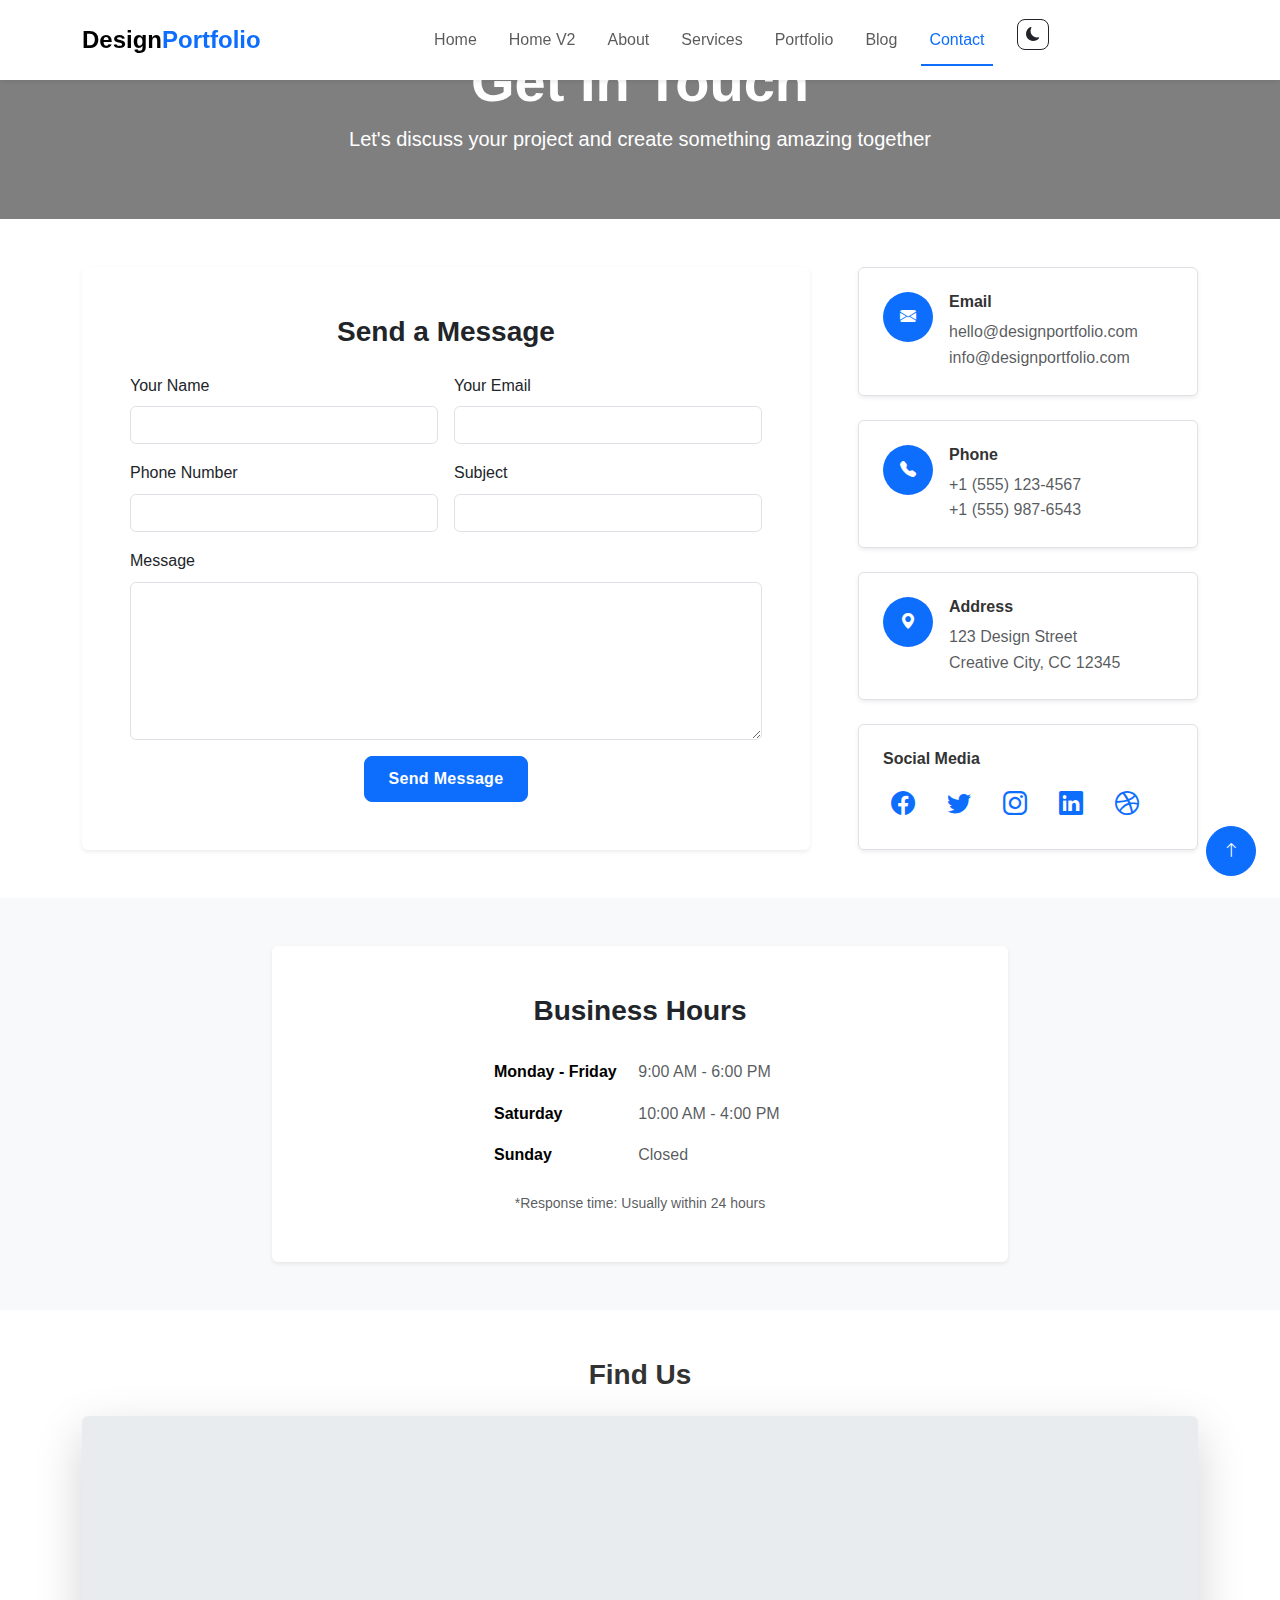
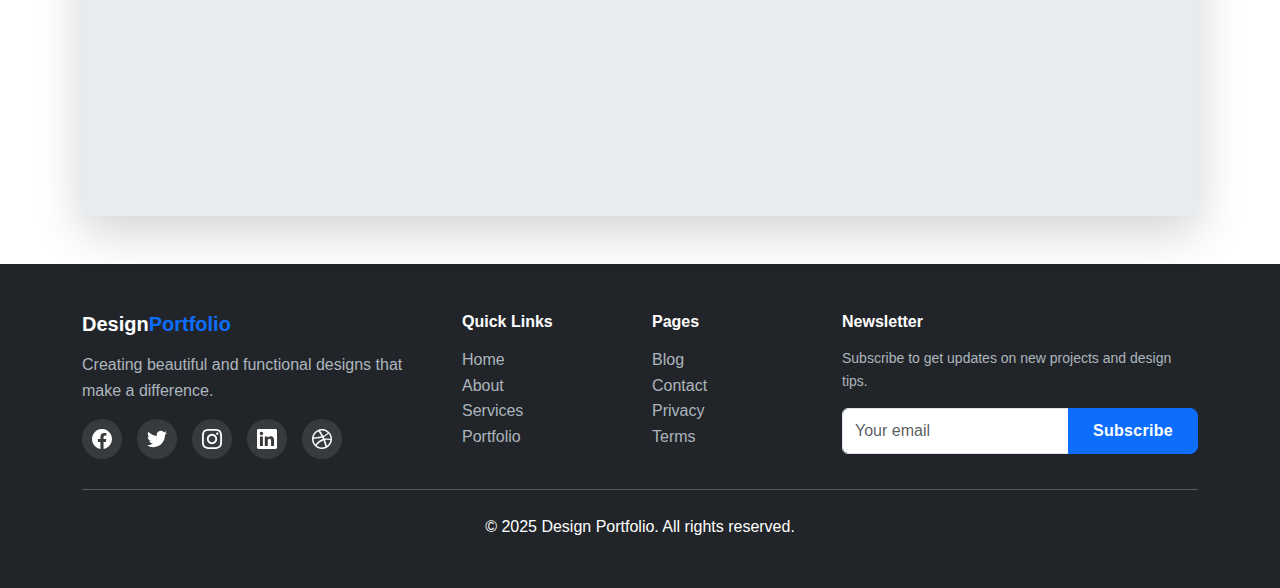
<file: contact.html>
<!DOCTYPE html>
<html lang="en">
<head>
    <meta charset="UTF-8">
    <meta name="viewport" content="width=device-width, initial-scale=1.0">
    <title>Contact - Designer Portfolio</title>
    <!-- Favicon -->
    <link rel="icon" type="image/svg+xml" href="favicon.svg">
    <link rel="apple-touch-icon" href="favicon.svg">
    <!-- Bootstrap 5 CSS -->
    <link href="https://cdn.jsdelivr.net/npm/bootstrap@5.3.0/dist/css/bootstrap.min.css" rel="stylesheet">
    <!-- Bootstrap Icons -->
    <link rel="stylesheet" href="https://cdn.jsdelivr.net/npm/bootstrap-icons@1.10.0/font/bootstrap-icons.css">
    <!-- Custom CSS -->
    <link rel="stylesheet" href="css/style.css">
</head>
<body>
    <!-- Preloader -->
    <div id="preloader">
        <div class="spinner-border text-primary" role="status">
            <span class="visually-hidden">Loading...</span>
        </div>
    </div>

    <!-- Navbar -->
    <nav class="navbar navbar-expand-lg navbar-light bg-white fixed-top shadow-sm">
        <div class="container">
            <a class="navbar-brand fw-bold" href="index.html">Design<span class="text-primary">Portfolio</span></a>
            <button class="navbar-toggler" type="button" data-bs-toggle="collapse" data-bs-target="#navbarNav">
                <span class="navbar-toggler-icon"></span>
            </button>
            <div class="collapse navbar-collapse justify-content-center" id="navbarNav">
                <ul class="navbar-nav gap-3">
                    <li class="nav-item">
                        <a class="nav-link" href="index.html">Home</a>
                    </li>
                    <li class="nav-item">
                        <a class="nav-link" href="index-v2.html">Home V2</a>
                    </li>
                    <li class="nav-item">
                        <a class="nav-link" href="about.html">About</a>
                    </li>
                    <li class="nav-item">
                        <a class="nav-link" href="services.html">Services</a>
                    </li>
                    <li class="nav-item">
                        <a class="nav-link" href="portfolio.html">Portfolio</a>
                    </li>
                    <li class="nav-item">
                        <a class="nav-link" href="blog.html">Blog</a>
                    </li>
                    <li class="nav-item">
                        <a class="nav-link active" href="contact.html">Contact</a>
                    </li>
                    <li class="nav-item">
                        <button class="btn btn-sm btn-outline-dark ms-2" id="themeToggle">
                            <i class="bi bi-moon-fill"></i>
                        </button>
                    </li>
                </ul>
            </div>
        </div>
    </nav>

    <!-- Page Header -->
    <section class="page-header py-5" style="background: linear-gradient(rgba(0,0,0,0.5), rgba(0,0,0,0.5)), url('https://images.unsplash.com/photo-1423666639041-f56000c27a9a?w=1920&h=600&fit=crop') center/cover no-repeat; position: relative;">
        <div class="container">
            <div class="row">
                <div class="col-lg-8 mx-auto text-center text-white">
                    <h1 class="display-4 fw-bold">Get In Touch</h1>
                    <p class="lead">Let's discuss your project and create something amazing together</p>
                </div>
            </div>
        </div>
    </section>

    <!-- Contact Section -->
    <section class="py-5">
        <div class="container">
            <div class="row g-5">
                <!-- Contact Form -->
                <div class="col-lg-8">
                    <div class="card border-0 shadow-sm">
                        <div class="card-body p-4 p-md-5">
                            <h3 class="fw-bold mb-4 text-center">Send a Message</h3>
                            <form id="contactForm">
                                <div class="row g-3">
                                    <div class="col-md-6">
                                        <label for="name" class="form-label">Your Name</label>
                                        <input type="text" class="form-control" id="name" required>
                                    </div>
                                    <div class="col-md-6">
                                        <label for="email" class="form-label">Your Email</label>
                                        <input type="email" class="form-control" id="email" required>
                                    </div>
                                    <div class="col-md-6">
                                        <label for="phone" class="form-label">Phone Number</label>
                                        <input type="tel" class="form-control" id="phone">
                                    </div>
                                    <div class="col-md-6">
                                        <label for="subject" class="form-label">Subject</label>
                                        <input type="text" class="form-control" id="subject" required>
                                    </div>
                                    <div class="col-12">
                                        <label for="message" class="form-label">Message</label>
                                        <textarea class="form-control" id="message" rows="6" required></textarea>
                                    </div>
                                    <div class="col-12 text-center">
                                        <button type="submit" class="btn btn-primary btn-lg">Send Message</button>
                                    </div>
                                </div>
                            </form>
                        </div>
                    </div>
                </div>

                <!-- Contact Info -->
                <div class="col-lg-4">
                    <div class="contact-info">
                        <div class="contact-item mb-4 p-4 border rounded shadow-sm">
                            <div class="d-flex align-items-start">
                                <div class="contact-icon bg-primary text-white rounded-circle d-flex align-items-center justify-content-center me-3" style="width: 50px; height: 50px; min-width: 50px;">
                                    <i class="bi bi-envelope-fill"></i>
                                </div>
                                <div>
                                    <h6 class="fw-bold mb-2">Email</h6>
                                    <p class="text-muted mb-0">hello@designportfolio.com</p>
                                    <p class="text-muted mb-0">info@designportfolio.com</p>
                                </div>
                            </div>
                        </div>

                        <div class="contact-item mb-4 p-4 border rounded shadow-sm">
                            <div class="d-flex align-items-start">
                                <div class="contact-icon bg-primary text-white rounded-circle d-flex align-items-center justify-content-center me-3" style="width: 50px; height: 50px; min-width: 50px;">
                                    <i class="bi bi-telephone-fill"></i>
                                </div>
                                <div>
                                    <h6 class="fw-bold mb-2">Phone</h6>
                                    <p class="text-muted mb-0">+1 (555) 123-4567</p>
                                    <p class="text-muted mb-0">+1 (555) 987-6543</p>
                                </div>
                            </div>
                        </div>

                        <div class="contact-item mb-4 p-4 border rounded shadow-sm">
                            <div class="d-flex align-items-start">
                                <div class="contact-icon bg-primary text-white rounded-circle d-flex align-items-center justify-content-center me-3" style="width: 50px; height: 50px; min-width: 50px;">
                                    <i class="bi bi-geo-alt-fill"></i>
                                </div>
                                <div>
                                    <h6 class="fw-bold mb-2">Address</h6>
                                    <p class="text-muted mb-0">123 Design Street</p>
                                    <p class="text-muted mb-0">Creative City, CC 12345</p>
                                </div>
                            </div>
                        </div>

                        <div class="contact-item p-4 border rounded shadow-sm">
                            <h6 class="fw-bold mb-3">Social Media</h6>
                            <div class="social-links d-flex gap-3">
                                <a href="#" class="text-primary fs-4"><i class="bi bi-facebook"></i></a>
                                <a href="#" class="text-primary fs-4"><i class="bi bi-twitter"></i></a>
                                <a href="#" class="text-primary fs-4"><i class="bi bi-instagram"></i></a>
                                <a href="#" class="text-primary fs-4"><i class="bi bi-linkedin"></i></a>
                                <a href="#" class="text-primary fs-4"><i class="bi bi-dribbble"></i></a>
                            </div>
                        </div>
                    </div>
                </div>
            </div>
        </div>
    </section>

    <!-- Business Hours -->
    <section class="py-5 bg-light">
        <div class="container">
            <div class="row">
                <div class="col-lg-8 mx-auto">
                    <div class="card border-0 shadow-sm">
                        <div class="card-body p-4 p-md-5">
                            <h3 class="fw-bold mb-4 text-center">Business Hours</h3>
                            <div class="row">
                                <div class="col-md-6 mx-auto">
                                    <table class="table table-borderless">
                                        <tbody>
                                            <tr>
                                                <td class="fw-bold">Monday - Friday</td>
                                                <td class="text-muted">9:00 AM - 6:00 PM</td>
                                            </tr>
                                            <tr>
                                                <td class="fw-bold">Saturday</td>
                                                <td class="text-muted">10:00 AM - 4:00 PM</td>
                                            </tr>
                                            <tr>
                                                <td class="fw-bold">Sunday</td>
                                                <td class="text-muted">Closed</td>
                                            </tr>
                                        </tbody>
                                    </table>
                                    <p class="text-center text-muted small mb-0">*Response time: Usually within 24 hours</p>
                                </div>
                            </div>
                        </div>
                    </div>
                </div>
            </div>
        </div>
    </section>

    <!-- Google Map -->
    <section class="py-5">
        <div class="container">
            <div class="row">
                <div class="col-12">
                    <h3 class="fw-bold mb-4 text-center">Find Us</h3>
                    <div class="map-container rounded shadow-lg overflow-hidden" style="height: 400px; background: #e9ecef;">
                        <iframe 
                            src="https://www.google.com/maps/embed?pb=!1m18!1m12!1m3!1d3022.184132576894!2d-73.98811768459389!3d40.75889597932681!2m3!1f0!2f0!3f0!3m2!1i1024!2i768!4f13.1!3m3!1m2!1s0x89c25855c6480299%3A0x55194ec5a1ae072e!2sTimes%20Square!5e0!3m2!1sen!2sus!4v1234567890123!5m2!1sen!2sus" 
                            width="100%" 
                            height="100%" 
                            style="border:0;" 
                            allowfullscreen="" 
                            loading="lazy" 
                            referrerpolicy="no-referrer-when-downgrade">
                        </iframe>
                    </div>
                </div>
            </div>
        </div>
    </section>

    <!-- Footer -->
    <footer class="bg-dark text-white py-5">
        <div class="container">
            <div class="row g-4">
                <div class="col-lg-4">
                    <h5 class="fw-bold mb-3">Design<span class="text-primary">Portfolio</span></h5>
                    <p class="text-muted">Creating beautiful and functional designs that make a difference.</p>
                    <div class="social-links">
                        <a href="#" class="text-white" aria-label="Facebook">
                            <svg xmlns="http://www.w3.org/2000/svg" viewBox="0 0 24 24" fill="currentColor" style="width: 20px; height: 20px;">
                                <path d="M24 12.073c0-6.627-5.373-12-12-12s-12 5.373-12 12c0 5.99 4.388 10.954 10.125 11.854v-8.385H7.078v-3.47h3.047V9.43c0-3.007 1.792-4.669 4.533-4.669 1.312 0 2.686.235 2.686.235v2.953H15.83c-1.491 0-1.956.925-1.956 1.874v2.25h3.328l-.532 3.47h-2.796v8.385C19.612 23.027 24 18.062 24 12.073z"/>
                            </svg>
                        </a>
                        <a href="#" class="text-white" aria-label="Twitter">
                            <svg xmlns="http://www.w3.org/2000/svg" viewBox="0 0 24 24" fill="currentColor" style="width: 20px; height: 20px;">
                                <path d="M23.953 4.57a10 10 0 01-2.825.775 4.958 4.958 0 002.163-2.723c-.951.555-2.005.959-3.127 1.184a4.92 4.92 0 00-8.384 4.482C7.69 8.095 4.067 6.13 1.64 3.162a4.822 4.822 0 00-.666 2.475c0 1.71.87 3.213 2.188 4.096a4.904 4.904 0 01-2.228-.616v.06a4.923 4.923 0 003.946 4.827 4.996 4.996 0 01-2.212.085 4.936 4.936 0 004.604 3.417 9.867 9.867 0 01-6.102 2.105c-.39 0-.779-.023-1.17-.067a13.995 13.995 0 007.557 2.209c9.053 0 13.998-7.496 13.998-13.985 0-.21 0-.42-.015-.63A9.935 9.935 0 0024 4.59z"/>
                            </svg>
                        </a>
                        <a href="#" class="text-white" aria-label="Instagram">
                            <svg xmlns="http://www.w3.org/2000/svg" viewBox="0 0 24 24" fill="currentColor" style="width: 20px; height: 20px;">
                                <path d="M12 2.163c3.204 0 3.584.012 4.85.07 3.252.148 4.771 1.691 4.919 4.919.058 1.265.069 1.645.069 4.849 0 3.205-.012 3.584-.069 4.849-.149 3.225-1.664 4.771-4.919 4.919-1.266.058-1.644.07-4.85.07-3.204 0-3.584-.012-4.849-.07-3.26-.149-4.771-1.699-4.919-4.92-.058-1.265-.07-1.644-.07-4.849 0-3.204.013-3.583.07-4.849.149-3.227 1.664-4.771 4.919-4.919 1.266-.057 1.645-.069 4.849-.069zm0-2.163c-3.259 0-3.667.014-4.947.072-4.358.2-6.78 2.618-6.98 6.98-.059 1.281-.073 1.689-.073 4.948 0 3.259.014 3.668.072 4.948.2 4.358 2.618 6.78 6.98 6.98 1.281.058 1.689.072 4.948.072 3.259 0 3.668-.014 4.948-.072 4.354-.2 6.782-2.618 6.979-6.98.059-1.28.073-1.689.073-4.948 0-3.259-.014-3.667-.072-4.947-.196-4.354-2.617-6.78-6.979-6.98-1.281-.059-1.69-.073-4.949-.073zm0 5.838c-3.403 0-6.162 2.759-6.162 6.162s2.759 6.163 6.162 6.163 6.162-2.759 6.162-6.163c0-3.403-2.759-6.162-6.162-6.162zm0 10.162c-2.209 0-4-1.79-4-4 0-2.209 1.791-4 4-4s4 1.791 4 4c0 2.21-1.791 4-4 4zm6.406-11.845c-.796 0-1.441.645-1.441 1.44s.645 1.44 1.441 1.44c.795 0 1.439-.645 1.439-1.44s-.644-1.44-1.439-1.44z"/>
                            </svg>
                        </a>
                        <a href="#" class="text-white" aria-label="LinkedIn">
                            <svg xmlns="http://www.w3.org/2000/svg" viewBox="0 0 24 24" fill="currentColor" style="width: 20px; height: 20px;">
                                <path d="M20.447 20.452h-3.554v-5.569c0-1.328-.027-3.037-1.852-3.037-1.853 0-2.136 1.445-2.136 2.939v5.667H9.351V9h3.414v1.561h.046c.477-.9 1.637-1.85 3.37-1.85 3.601 0 4.267 2.37 4.267 5.455v6.286zM5.337 7.433c-1.144 0-2.063-.926-2.063-2.065 0-1.138.92-2.063 2.063-2.063 1.14 0 2.064.925 2.064 2.063 0 1.139-.925 2.065-2.064 2.065zm1.782 13.019H3.555V9h3.564v11.452zM22.225 0H1.771C.792 0 0 .774 0 1.729v20.542C0 23.227.792 24 1.771 24h20.451C23.2 24 24 23.227 24 22.271V1.729C24 .774 23.2 0 22.222 0h.003z"/>
                            </svg>
                        </a>
                        <a href="#" class="text-white" aria-label="Dribbble">
                            <svg xmlns="http://www.w3.org/2000/svg" viewBox="0 0 24 24" fill="currentColor" style="width: 20px; height: 20px;">
                                <path d="M12 24C5.385 24 0 18.615 0 12S5.385 0 12 0s12 5.385 12 12-5.385 12-12 12zm10.12-10.358c-.35-.11-3.17-.953-6.384-.438 1.34 3.684 1.887 6.684 1.992 7.308 2.3-1.555 3.936-4.02 4.395-6.87zm-6.115 7.808c-.153-.9-.75-4.032-2.19-7.77l-.066.02c-5.79 2.015-7.86 6.025-8.04 6.4 1.73 1.358 3.92 2.137 6.29 2.137 1.42 0 2.77-.29 4-.816zm-11.62-2.58c.232-.4 3.045-5.055 8.332-6.765.135-.045.27-.084.405-.12-.26-.585-.54-1.167-.832-1.72C7.17 11.775 2.206 11.71 1.756 11.7l-.004.312c0 2.633.998 5.037 2.634 6.855zm-2.42-8.955c.46.008 4.683.026 9.477-1.248-1.698-3.018-3.53-5.558-3.8-5.928-2.868 1.35-5.01 3.99-5.676 7.17zM9.6 2.052c.282.38 2.145 2.914 3.822 6 3.645-1.365 5.19-3.44 5.373-3.702-1.81-1.61-4.19-2.586-6.795-2.586-.825 0-1.63.1-2.4.285zm10.335 3.483c-.218.29-1.935 2.493-5.724 4.04.24.49.47.985.68 1.486.08.18.15.36.22.53 3.41-.43 6.8.26 7.14.33-.02-2.42-.88-4.64-2.31-6.38z"/>
                            </svg>
                        </a>
                    </div>
                </div>
                <div class="col-lg-2 col-md-6">
                    <h6 class="fw-bold mb-3">Quick Links</h6>
                    <ul class="list-unstyled">
                        <li><a href="index.html" class="text-muted text-decoration-none">Home</a></li>
                        <li><a href="about.html" class="text-muted text-decoration-none">About</a></li>
                        <li><a href="services.html" class="text-muted text-decoration-none">Services</a></li>
                        <li><a href="portfolio.html" class="text-muted text-decoration-none">Portfolio</a></li>
                    </ul>
                </div>
                <div class="col-lg-2 col-md-6">
                    <h6 class="fw-bold mb-3">Pages</h6>
                    <ul class="list-unstyled">
                        <li><a href="blog.html" class="text-muted text-decoration-none">Blog</a></li>
                        <li><a href="contact.html" class="text-muted text-decoration-none">Contact</a></li>
                        <li><a href="#" class="text-muted text-decoration-none">Privacy</a></li>
                        <li><a href="#" class="text-muted text-decoration-none">Terms</a></li>
                    </ul>
                </div>
                <div class="col-lg-4">
                    <h6 class="fw-bold mb-3">Newsletter</h6>
                    <p class="text-muted small">Subscribe to get updates on new projects and design tips.</p>
                    <form class="newsletter-form">
                        <div class="input-group">
                            <input type="email" class="form-control" placeholder="Your email">
                            <button class="btn btn-primary" type="submit">Subscribe</button>
                        </div>
                    </form>
                </div>
            </div>
            <hr class="my-4 bg-secondary">
            <div class="text-center text-muted">
                <p class="mb-0">&copy; 2025 Design Portfolio. All rights reserved.</p>
            </div>
        </div>
    </footer>

    <!-- Scroll to Top Button -->
    <button id="scrollTop" class="btn btn-primary rounded-circle position-fixed bottom-0 end-0 m-4" style="display: none; width: 50px; height: 50px; z-index: 1000;">
        <i class="bi bi-arrow-up"></i>
    </button>

    <!-- Bootstrap 5 JS -->
    <script src="https://cdn.jsdelivr.net/npm/bootstrap@5.3.0/dist/js/bootstrap.bundle.min.js"></script>
    <!-- Custom JS -->
    <script src="js/main.js"></script>
    <script src="js/contact.js"></script>
</body>
</html>
</file>
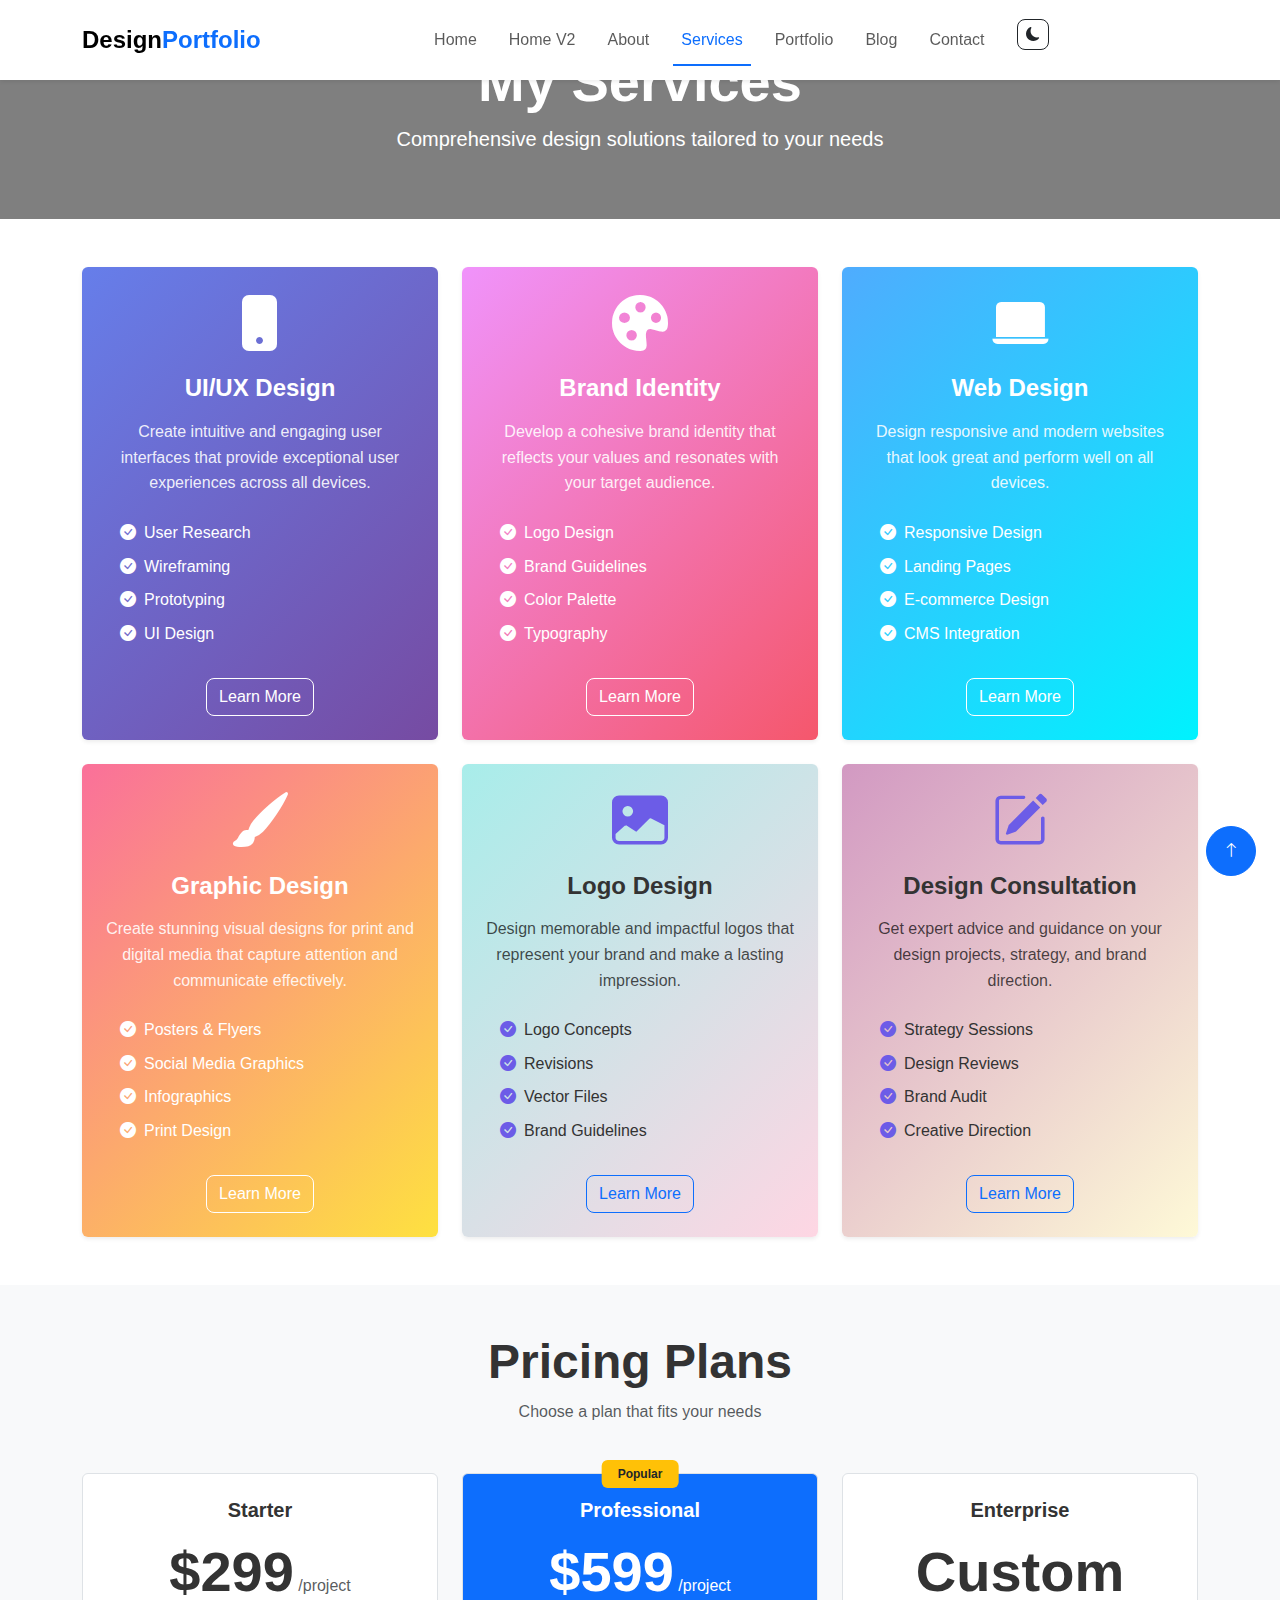
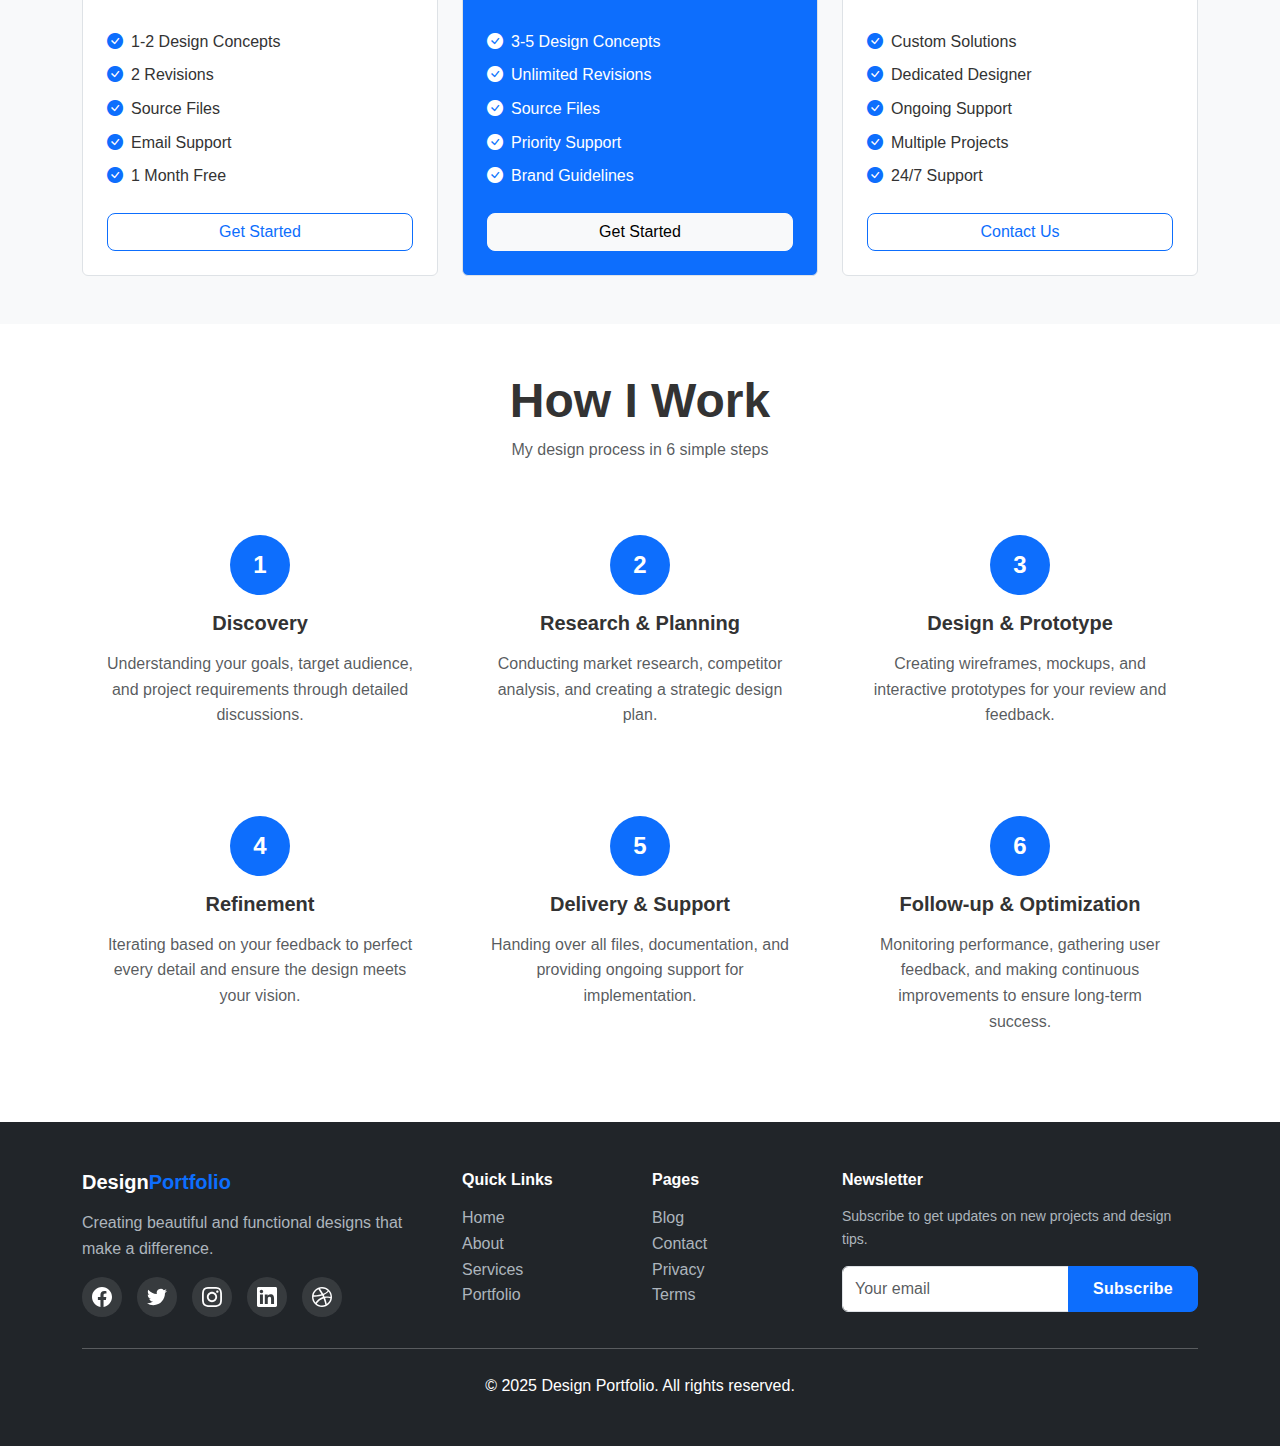
<file: services.html>
<!DOCTYPE html>
<html lang="en">
<head>
    <meta charset="UTF-8">
    <meta name="viewport" content="width=device-width, initial-scale=1.0">
    <title>Services - Designer Portfolio</title>
    <!-- Favicon -->
    <link rel="icon" type="image/svg+xml" href="favicon.svg">
    <link rel="apple-touch-icon" href="favicon.svg">
    <!-- Bootstrap 5 CSS -->
    <link href="https://cdn.jsdelivr.net/npm/bootstrap@5.3.0/dist/css/bootstrap.min.css" rel="stylesheet">
    <!-- Bootstrap Icons -->
    <link rel="stylesheet" href="https://cdn.jsdelivr.net/npm/bootstrap-icons@1.10.0/font/bootstrap-icons.css">
    <!-- Custom CSS -->
    <link rel="stylesheet" href="css/style.css">
</head>
<body>
    <!-- Preloader -->
    <div id="preloader">
        <div class="spinner-border text-primary" role="status">
            <span class="visually-hidden">Loading...</span>
        </div>
    </div>

    <!-- Navbar -->
    <nav class="navbar navbar-expand-lg navbar-light bg-white fixed-top shadow-sm">
        <div class="container">
            <a class="navbar-brand fw-bold" href="index.html">Design<span class="text-primary">Portfolio</span></a>
            <button class="navbar-toggler" type="button" data-bs-toggle="collapse" data-bs-target="#navbarNav">
                <span class="navbar-toggler-icon"></span>
            </button>
            <div class="collapse navbar-collapse justify-content-center" id="navbarNav">
                <ul class="navbar-nav gap-3">
                    <li class="nav-item">
                        <a class="nav-link" href="index.html">Home</a>
                    </li>
                    <li class="nav-item">
                        <a class="nav-link" href="index-v2.html">Home V2</a>
                    </li>
                    <li class="nav-item">
                        <a class="nav-link" href="about.html">About</a>
                    </li>
                    <li class="nav-item">
                        <a class="nav-link active" href="services.html">Services</a>
                    </li>
                    <li class="nav-item">
                        <a class="nav-link" href="portfolio.html">Portfolio</a>
                    </li>
                    <li class="nav-item">
                        <a class="nav-link" href="blog.html">Blog</a>
                    </li>
                    <li class="nav-item">
                        <a class="nav-link" href="contact.html">Contact</a>
                    </li>
                    <li class="nav-item">
                        <button class="btn btn-sm btn-outline-dark ms-2" id="themeToggle">
                            <i class="bi bi-moon-fill"></i>
                        </button>
                    </li>
                </ul>
            </div>
        </div>
    </nav>

    <!-- Page Header -->
    <section class="page-header py-5" style="background: linear-gradient(rgba(0,0,0,0.5), rgba(0,0,0,0.5)), url('https://images.unsplash.com/photo-1558655146-364adaf1fcc9?w=1920&h=600&fit=crop') center/cover no-repeat; position: relative;">
        <div class="container">
            <div class="row">
                <div class="col-lg-8 mx-auto text-center text-white">
                    <h1 class="display-4 fw-bold">My Services</h1>
                    <p class="lead">Comprehensive design solutions tailored to your needs</p>
                </div>
            </div>
        </div>
    </section>

    <!-- Services List -->
    <section class="py-5">
        <div class="container">
            <div class="row g-4">
                <div class="col-lg-4 col-md-6">
                    <div class="service-card h-100 p-4 border rounded shadow-sm text-center bg-uiux">
                        <div class="service-icon mb-3 d-flex justify-content-center">
                            <i class="bi bi-phone-fill display-4 text-white"></i>
                        </div>
                        <h4 class="fw-bold mb-3 text-white">UI/UX Design</h4>
                        <p class="text-muted mb-4">Create intuitive and engaging user interfaces that provide exceptional user experiences across all devices.</p>
                        <ul class="list-unstyled mb-4 text-start">
                            <li class="mb-2"><i class="bi bi-check-circle-fill text-white me-2"></i>User Research</li>
                            <li class="mb-2"><i class="bi bi-check-circle-fill text-white me-2"></i>Wireframing</li>
                            <li class="mb-2"><i class="bi bi-check-circle-fill text-white me-2"></i>Prototyping</li>
                            <li class="mb-2"><i class="bi bi-check-circle-fill text-white me-2"></i>UI Design</li>
                        </ul>
                        <div class="d-flex justify-content-center">
                            <a href="service-detail.html?service=uiux" class="btn btn-outline-primary">Learn More</a>
                        </div>
                    </div>
                </div>
                <div class="col-lg-4 col-md-6">
                    <div class="service-card h-100 p-4 border rounded shadow-sm text-center bg-branding">
                        <div class="service-icon mb-3 d-flex justify-content-center">
                            <i class="bi bi-palette-fill display-4 text-white"></i>
                        </div>
                        <h4 class="fw-bold mb-3 text-white">Brand Identity</h4>
                        <p class="text-muted mb-4">Develop a cohesive brand identity that reflects your values and resonates with your target audience.</p>
                        <ul class="list-unstyled mb-4 text-start">
                            <li class="mb-2"><i class="bi bi-check-circle-fill text-white me-2"></i>Logo Design</li>
                            <li class="mb-2"><i class="bi bi-check-circle-fill text-white me-2"></i>Brand Guidelines</li>
                            <li class="mb-2"><i class="bi bi-check-circle-fill text-white me-2"></i>Color Palette</li>
                            <li class="mb-2"><i class="bi bi-check-circle-fill text-white me-2"></i>Typography</li>
                        </ul>
                        <div class="d-flex justify-content-center">
                            <a href="service-detail.html?service=branding" class="btn btn-outline-primary">Learn More</a>
                        </div>
                    </div>
                </div>
                <div class="col-lg-4 col-md-6">
                    <div class="service-card h-100 p-4 border rounded shadow-sm text-center bg-web">
                        <div class="service-icon mb-3 d-flex justify-content-center">
                            <i class="bi bi-laptop-fill display-4 text-white"></i>
                        </div>
                        <h4 class="fw-bold mb-3 text-white">Web Design</h4>
                        <p class="text-muted mb-4">Design responsive and modern websites that look great and perform well on all devices.</p>
                        <ul class="list-unstyled mb-4 text-start">
                            <li class="mb-2"><i class="bi bi-check-circle-fill text-white me-2"></i>Responsive Design</li>
                            <li class="mb-2"><i class="bi bi-check-circle-fill text-white me-2"></i>Landing Pages</li>
                            <li class="mb-2"><i class="bi bi-check-circle-fill text-white me-2"></i>E-commerce Design</li>
                            <li class="mb-2"><i class="bi bi-check-circle-fill text-white me-2"></i>CMS Integration</li>
                        </ul>
                        <div class="d-flex justify-content-center">
                            <a href="service-detail.html?service=web" class="btn btn-outline-primary">Learn More</a>
                        </div>
                    </div>
                </div>
                <div class="col-lg-4 col-md-6">
                    <div class="service-card h-100 p-4 border rounded shadow-sm text-center bg-graphic">
                        <div class="service-icon mb-3 d-flex justify-content-center">
                            <i class="bi bi-brush-fill display-4 text-white"></i>
                        </div>
                        <h4 class="fw-bold mb-3 text-white">Graphic Design</h4>
                        <p class="text-muted mb-4">Create stunning visual designs for print and digital media that capture attention and communicate effectively.</p>
                        <ul class="list-unstyled mb-4 text-start">
                            <li class="mb-2"><i class="bi bi-check-circle-fill text-white me-2"></i>Posters & Flyers</li>
                            <li class="mb-2"><i class="bi bi-check-circle-fill text-white me-2"></i>Social Media Graphics</li>
                            <li class="mb-2"><i class="bi bi-check-circle-fill text-white me-2"></i>Infographics</li>
                            <li class="mb-2"><i class="bi bi-check-circle-fill text-white me-2"></i>Print Design</li>
                        </ul>
                        <div class="d-flex justify-content-center">
                            <a href="service-detail.html?service=graphic" class="btn btn-outline-primary">Learn More</a>
                        </div>
                    </div>
                </div>
                <div class="col-lg-4 col-md-6">
                    <div class="service-card h-100 p-4 border rounded shadow-sm text-center bg-logo">
                        <div class="service-icon mb-3 d-flex justify-content-center">
                            <i class="bi bi-image-fill display-4" style="color: #6c5ce7;"></i>
                        </div>
                        <h4 class="fw-bold mb-3">Logo Design</h4>
                        <p class="text-muted mb-4">Design memorable and impactful logos that represent your brand and make a lasting impression.</p>
                        <ul class="list-unstyled mb-4 text-start">
                            <li class="mb-2"><i class="bi bi-check-circle-fill me-2" style="color: #6c5ce7;"></i>Logo Concepts</li>
                            <li class="mb-2"><i class="bi bi-check-circle-fill me-2" style="color: #6c5ce7;"></i>Revisions</li>
                            <li class="mb-2"><i class="bi bi-check-circle-fill me-2" style="color: #6c5ce7;"></i>Vector Files</li>
                            <li class="mb-2"><i class="bi bi-check-circle-fill me-2" style="color: #6c5ce7;"></i>Brand Guidelines</li>
                        </ul>
                        <div class="d-flex justify-content-center">
                            <a href="service-detail.html?service=logo" class="btn btn-outline-primary">Learn More</a>
                        </div>
                    </div>
                </div>
                <div class="col-lg-4 col-md-6">
                    <div class="service-card h-100 p-4 border rounded shadow-sm text-center bg-consultation">
                        <div class="service-icon mb-3 d-flex justify-content-center">
                            <i class="bi bi-pencil-square display-4" style="color: #6c5ce7;"></i>
                        </div>
                        <h4 class="fw-bold mb-3">Design Consultation</h4>
                        <p class="text-muted mb-4">Get expert advice and guidance on your design projects, strategy, and brand direction.</p>
                        <ul class="list-unstyled mb-4 text-start">
                            <li class="mb-2"><i class="bi bi-check-circle-fill me-2" style="color: #6c5ce7;"></i>Strategy Sessions</li>
                            <li class="mb-2"><i class="bi bi-check-circle-fill me-2" style="color: #6c5ce7;"></i>Design Reviews</li>
                            <li class="mb-2"><i class="bi bi-check-circle-fill me-2" style="color: #6c5ce7;"></i>Brand Audit</li>
                            <li class="mb-2"><i class="bi bi-check-circle-fill me-2" style="color: #6c5ce7;"></i>Creative Direction</li>
                        </ul>
                        <div class="d-flex justify-content-center">
                            <a href="service-detail.html?service=consultation" class="btn btn-outline-primary">Learn More</a>
                        </div>
                    </div>
                </div>
            </div>
        </div>
    </section>

    <!-- Pricing Cards -->
    <section class="py-5 bg-light">
        <div class="container">
            <div class="text-center mb-5">
                <h2 class="display-5 fw-bold">Pricing Plans</h2>
                <p class="text-muted">Choose a plan that fits your needs</p>
            </div>
            <div class="row g-4 justify-content-center">
                <div class="col-lg-4 col-md-6">
                    <div class="pricing-card p-4 border rounded bg-white text-center h-100">
                        <h5 class="fw-bold mb-3">Starter</h5>
                        <div class="price mb-4">
                            <span class="display-4 fw-bold">$299</span>
                            <span class="text-muted">/project</span>
                        </div>
                        <ul class="list-unstyled mb-4 text-start">
                            <li class="mb-2"><i class="bi bi-check-circle-fill text-primary me-2"></i>1-2 Design Concepts</li>
                            <li class="mb-2"><i class="bi bi-check-circle-fill text-primary me-2"></i>2 Revisions</li>
                            <li class="mb-2"><i class="bi bi-check-circle-fill text-primary me-2"></i>Source Files</li>
                            <li class="mb-2"><i class="bi bi-check-circle-fill text-primary me-2"></i>Email Support</li>
                            <li class="mb-2"><i class="bi bi-check-circle-fill text-primary me-2"></i>1 Month Free</li>
                        </ul>
                        <a href="contact.html" class="btn btn-outline-primary w-100">Get Started</a>
                    </div>
                </div>
                <div class="col-lg-4 col-md-6">
                    <div class="pricing-card p-4 border rounded bg-primary text-white text-center h-100 position-relative">
                        <span class="badge bg-warning text-dark position-absolute top-0 start-50 translate-middle px-3 py-2">Popular</span>
                        <h5 class="fw-bold mb-3">Professional</h5>
                        <div class="price mb-4">
                            <span class="display-4 fw-bold">$599</span>
                            <span>/project</span>
                        </div>
                        <ul class="list-unstyled mb-4 text-start">
                            <li class="mb-2"><i class="bi bi-check-circle-fill me-2"></i>3-5 Design Concepts</li>
                            <li class="mb-2"><i class="bi bi-check-circle-fill me-2"></i>Unlimited Revisions</li>
                            <li class="mb-2"><i class="bi bi-check-circle-fill me-2"></i>Source Files</li>
                            <li class="mb-2"><i class="bi bi-check-circle-fill me-2"></i>Priority Support</li>
                            <li class="mb-2"><i class="bi bi-check-circle-fill me-2"></i>Brand Guidelines</li>
                        </ul>
                        <a href="contact.html" class="btn btn-light w-100">Get Started</a>
                    </div>
                </div>
                <div class="col-lg-4 col-md-6">
                    <div class="pricing-card p-4 border rounded bg-white text-center h-100">
                        <h5 class="fw-bold mb-3">Enterprise</h5>
                        <div class="price mb-4">
                            <span class="display-4 fw-bold">Custom</span>
                        </div>
                        <ul class="list-unstyled mb-4 text-start">
                            <li class="mb-2"><i class="bi bi-check-circle-fill text-primary me-2"></i>Custom Solutions</li>
                            <li class="mb-2"><i class="bi bi-check-circle-fill text-primary me-2"></i>Dedicated Designer</li>
                            <li class="mb-2"><i class="bi bi-check-circle-fill text-primary me-2"></i>Ongoing Support</li>
                            <li class="mb-2"><i class="bi bi-check-circle-fill text-primary me-2"></i>Multiple Projects</li>
                            <li class="mb-2"><i class="bi bi-check-circle-fill text-primary me-2"></i>24/7 Support</li>
                        </ul>
                        <a href="contact.html" class="btn btn-outline-primary w-100">Contact Us</a>
                    </div>
                </div>
            </div>
        </div>
    </section>

    <!-- Process Overview -->
    <section class="py-5">
        <div class="container">
            <div class="text-center mb-5">
                <h2 class="display-5 fw-bold">How I Work</h2>
                <p class="text-muted">My design process in 6 simple steps</p>
            </div>
            <div class="row g-4">
                <div class="col-md-4">
                    <div class="process-step text-center p-4">
                        <div class="process-number bg-primary text-white rounded-circle d-inline-flex align-items-center justify-content-center mb-3" style="width: 60px; height: 60px;">
                            <span class="fw-bold fs-4">1</span>
                        </div>
                        <h5 class="fw-bold mb-3">Discovery</h5>
                        <p class="text-muted">Understanding your goals, target audience, and project requirements through detailed discussions.</p>
                    </div>
                </div>
                <div class="col-md-4">
                    <div class="process-step text-center p-4">
                        <div class="process-number bg-primary text-white rounded-circle d-inline-flex align-items-center justify-content-center mb-3" style="width: 60px; height: 60px;">
                            <span class="fw-bold fs-4">2</span>
                        </div>
                        <h5 class="fw-bold mb-3">Research & Planning</h5>
                        <p class="text-muted">Conducting market research, competitor analysis, and creating a strategic design plan.</p>
                    </div>
                </div>
                <div class="col-md-4">
                    <div class="process-step text-center p-4">
                        <div class="process-number bg-primary text-white rounded-circle d-inline-flex align-items-center justify-content-center mb-3" style="width: 60px; height: 60px;">
                            <span class="fw-bold fs-4">3</span>
                        </div>
                        <h5 class="fw-bold mb-3">Design & Prototype</h5>
                        <p class="text-muted">Creating wireframes, mockups, and interactive prototypes for your review and feedback.</p>
                    </div>
                </div>
                <div class="col-md-4">
                    <div class="process-step text-center p-4">
                        <div class="process-number bg-primary text-white rounded-circle d-inline-flex align-items-center justify-content-center mb-3" style="width: 60px; height: 60px;">
                            <span class="fw-bold fs-4">4</span>
                        </div>
                        <h5 class="fw-bold mb-3">Refinement</h5>
                        <p class="text-muted">Iterating based on your feedback to perfect every detail and ensure the design meets your vision.</p>
                    </div>
                </div>
                <div class="col-md-4">
                    <div class="process-step text-center p-4">
                        <div class="process-number bg-primary text-white rounded-circle d-inline-flex align-items-center justify-content-center mb-3" style="width: 60px; height: 60px;">
                            <span class="fw-bold fs-4">5</span>
                        </div>
                        <h5 class="fw-bold mb-3">Delivery & Support</h5>
                        <p class="text-muted">Handing over all files, documentation, and providing ongoing support for implementation.</p>
                    </div>
                </div>
                <div class="col-md-4">
                    <div class="process-step text-center p-4 fade-in">
                        <div class="process-number bg-primary text-white rounded-circle d-inline-flex align-items-center justify-content-center mb-3" style="width: 60px; height: 60px;">
                            <span class="fw-bold fs-4">6</span>
                        </div>
                        <h5 class="fw-bold mb-3">Follow-up & Optimization</h5>
                        <p class="text-muted">Monitoring performance, gathering user feedback, and making continuous improvements to ensure long-term success.</p>
                    </div>
                </div>
            </div>
        </div>
    </section>

    <!-- Footer -->
    <footer class="bg-dark text-white py-5">
        <div class="container">
            <div class="row g-4">
                <div class="col-lg-4">
                    <h5 class="fw-bold mb-3">Design<span class="text-primary">Portfolio</span></h5>
                    <p class="text-muted">Creating beautiful and functional designs that make a difference.</p>
                    <div class="social-links">
                        <a href="#" class="text-white" aria-label="Facebook">
                            <svg xmlns="http://www.w3.org/2000/svg" viewBox="0 0 24 24" fill="currentColor">
                                <path d="M24 12.073c0-6.627-5.373-12-12-12s-12 5.373-12 12c0 5.99 4.388 10.954 10.125 11.854v-8.385H7.078v-3.47h3.047V9.43c0-3.007 1.792-4.669 4.533-4.669 1.312 0 2.686.235 2.686.235v2.953H15.83c-1.491 0-1.956.925-1.956 1.874v2.25h3.328l-.532 3.47h-2.796v8.385C19.612 23.027 24 18.062 24 12.073z"/>
                            </svg>
                        </a>
                        <a href="#" class="text-white" aria-label="Twitter">
                            <svg xmlns="http://www.w3.org/2000/svg" viewBox="0 0 24 24" fill="currentColor">
                                <path d="M23.953 4.57a10 10 0 01-2.825.775 4.958 4.958 0 002.163-2.723c-.951.555-2.005.959-3.127 1.184a4.92 4.92 0 00-8.384 4.482C7.69 8.095 4.067 6.13 1.64 3.162a4.822 4.822 0 00-.666 2.475c0 1.71.87 3.213 2.188 4.096a4.904 4.904 0 01-2.228-.616v.06a4.923 4.923 0 003.946 4.827 4.996 4.996 0 01-2.212.085 4.936 4.936 0 004.604 3.417 9.867 9.867 0 01-6.102 2.105c-.39 0-.779-.023-1.17-.067a13.995 13.995 0 007.557 2.209c9.053 0 13.998-7.496 13.998-13.985 0-.21 0-.42-.015-.63A9.935 9.935 0 0024 4.59z"/>
                            </svg>
                        </a>
                        <a href="#" class="text-white" aria-label="Instagram">
                            <svg xmlns="http://www.w3.org/2000/svg" viewBox="0 0 24 24" fill="currentColor">
                                <path d="M12 2.163c3.204 0 3.584.012 4.85.07 3.252.148 4.771 1.691 4.919 4.919.058 1.265.069 1.645.069 4.849 0 3.205-.012 3.584-.069 4.849-.149 3.225-1.664 4.771-4.919 4.919-1.266.058-1.644.07-4.85.07-3.204 0-3.584-.012-4.849-.07-3.26-.149-4.771-1.699-4.919-4.92-.058-1.265-.07-1.644-.07-4.849 0-3.204.013-3.583.07-4.849.149-3.227 1.664-4.771 4.919-4.919 1.266-.057 1.645-.069 4.849-.069zm0-2.163c-3.259 0-3.667.014-4.947.072-4.358.2-6.78 2.618-6.98 6.98-.059 1.281-.073 1.689-.073 4.948 0 3.259.014 3.668.072 4.948.2 4.358 2.618 6.78 6.98 6.98 1.281.058 1.689.072 4.948.072 3.259 0 3.668-.014 4.948-.072 4.354-.2 6.782-2.618 6.979-6.98.059-1.28.073-1.689.073-4.948 0-3.259-.014-3.667-.072-4.947-.196-4.354-2.617-6.78-6.979-6.98-1.281-.059-1.69-.073-4.949-.073zm0 5.838c-3.403 0-6.162 2.759-6.162 6.162s2.759 6.163 6.162 6.163 6.162-2.759 6.162-6.163c0-3.403-2.759-6.162-6.162-6.162zm0 10.162c-2.209 0-4-1.79-4-4 0-2.209 1.791-4 4-4s4 1.791 4 4c0 2.21-1.791 4-4 4zm6.406-11.845c-.796 0-1.441.645-1.441 1.44s.645 1.44 1.441 1.44c.795 0 1.439-.645 1.439-1.44s-.644-1.44-1.439-1.44z"/>
                            </svg>
                        </a>
                        <a href="#" class="text-white" aria-label="LinkedIn">
                            <svg xmlns="http://www.w3.org/2000/svg" viewBox="0 0 24 24" fill="currentColor">
                                <path d="M20.447 20.452h-3.554v-5.569c0-1.328-.027-3.037-1.852-3.037-1.853 0-2.136 1.445-2.136 2.939v5.667H9.351V9h3.414v1.561h.046c.477-.9 1.637-1.85 3.37-1.85 3.601 0 4.267 2.37 4.267 5.455v6.286zM5.337 7.433c-1.144 0-2.063-.926-2.063-2.065 0-1.138.92-2.063 2.063-2.063 1.14 0 2.064.925 2.064 2.063 0 1.139-.925 2.065-2.064 2.065zm1.782 13.019H3.555V9h3.564v11.452zM22.225 0H1.771C.792 0 0 .774 0 1.729v20.542C0 23.227.792 24 1.771 24h20.451C23.2 24 24 23.227 24 22.271V1.729C24 .774 23.2 0 22.222 0h.003z"/>
                            </svg>
                        </a>
                        <a href="#" class="text-white" aria-label="Dribbble">
                            <svg xmlns="http://www.w3.org/2000/svg" viewBox="0 0 24 24" fill="currentColor">
                                <path d="M12 24C5.385 24 0 18.615 0 12S5.385 0 12 0s12 5.385 12 12-5.385 12-12 12zm10.12-10.358c-.35-.11-3.17-.953-6.384-.438 1.34 3.684 1.887 6.684 1.992 7.308 2.3-1.555 3.936-4.02 4.395-6.87zm-6.115 7.808c-.153-.9-.75-4.032-2.19-7.77l-.066.02c-5.79 2.015-7.86 6.025-8.04 6.4 1.73 1.358 3.92 2.137 6.29 2.137 1.42 0 2.77-.29 4-.816zm-11.62-2.58c.232-.4 3.045-5.055 8.332-6.765.135-.045.27-.084.405-.12-.26-.585-.54-1.167-.832-1.72C7.17 11.775 2.206 11.71 1.756 11.7l-.004.312c0 2.633.998 5.037 2.634 6.855zm-2.42-8.955c.46.008 4.683.026 9.477-1.248-1.698-3.018-3.53-5.558-3.8-5.928-2.868 1.35-5.01 3.99-5.676 7.17zM9.6 2.052c.282.38 2.145 2.914 3.822 6 3.645-1.365 5.19-3.44 5.373-3.702-1.81-1.61-4.19-2.586-6.795-2.586-.825 0-1.63.1-2.4.285zm10.335 3.483c-.218.29-1.935 2.493-5.724 4.04.24.49.47.985.68 1.486.08.18.15.36.22.53 3.41-.43 6.8.26 7.14.33-.02-2.42-.88-4.64-2.31-6.38z"/>
                            </svg>
                        </a>
                    </div>
                </div>
                <div class="col-lg-2 col-md-6">
                    <h6 class="fw-bold mb-3">Quick Links</h6>
                    <ul class="list-unstyled">
                        <li><a href="index.html" class="text-muted text-decoration-none">Home</a></li>
                        <li><a href="about.html" class="text-muted text-decoration-none">About</a></li>
                        <li><a href="services.html" class="text-muted text-decoration-none">Services</a></li>
                        <li><a href="portfolio.html" class="text-muted text-decoration-none">Portfolio</a></li>
                    </ul>
                </div>
                <div class="col-lg-2 col-md-6">
                    <h6 class="fw-bold mb-3">Pages</h6>
                    <ul class="list-unstyled">
                        <li><a href="blog.html" class="text-muted text-decoration-none">Blog</a></li>
                        <li><a href="contact.html" class="text-muted text-decoration-none">Contact</a></li>
                        <li><a href="#" class="text-muted text-decoration-none">Privacy</a></li>
                        <li><a href="#" class="text-muted text-decoration-none">Terms</a></li>
                    </ul>
                </div>
                <div class="col-lg-4">
                    <h6 class="fw-bold mb-3">Newsletter</h6>
                    <p class="text-muted small">Subscribe to get updates on new projects and design tips.</p>
                    <form class="newsletter-form">
                        <div class="input-group">
                            <input type="email" class="form-control" placeholder="Your email">
                            <button class="btn btn-primary" type="submit">Subscribe</button>
                        </div>
                    </form>
                </div>
            </div>
            <hr class="my-4 bg-secondary">
            <div class="text-center text-muted">
                <p class="mb-0">&copy; 2025 Design Portfolio. All rights reserved.</p>
            </div>
        </div>
    </footer>

    <!-- Scroll to Top Button -->
    <button id="scrollTop" class="btn btn-primary rounded-circle position-fixed bottom-0 end-0 m-4" style="display: none; width: 50px; height: 50px; z-index: 1000;">
        <i class="bi bi-arrow-up"></i>
    </button>

    <!-- Bootstrap 5 JS -->
    <script src="https://cdn.jsdelivr.net/npm/bootstrap@5.3.0/dist/js/bootstrap.bundle.min.js"></script>
    <!-- Custom JS -->
    <script src="js/main.js"></script>
</body>
</html>
</file>
<file: css/style.css>
/* ===================================
   Designer Portfolio Website Styles
   =================================== */

/* Global Styles */
:root {
    --primary-color: #0d6efd;
    --secondary-color: #6c757d;
    --dark-color: #212529;
    --light-color: #f8f9fa;
    --transition: all 0.3s ease;
}

* {
    margin: 0;
    padding: 0;
    box-sizing: border-box;
}

body {
    font-family: 'Segoe UI', Tahoma, Geneva, Verdana, sans-serif;
    line-height: 1.6;
    color: #333;
    overflow-x: hidden;
}

/* Heading Font Weights */
h1 {
    font-weight: 700;
}

h2 {
    font-weight: 600;
}

/* Ensure headings are always visible */
h1, h2, h3, h4, h5, h6 {
    display: block !important;
    width: 100%;
    max-width: 100%;
    overflow: visible !important;
    word-wrap: break-word;
    overflow-wrap: break-word;
    visibility: visible !important;
    opacity: 1 !important;
    position: relative;
    z-index: 1;
}

/* Ensure section headings are never hidden */
section h1,
section h2,
section h3 {
    display: block !important;
    visibility: visible !important;
    opacity: 1 !important;
    overflow: visible !important;
    text-overflow: clip !important;
    white-space: normal !important;
}

/* Preloader */
#preloader {
    position: fixed;
    top: 0;
    left: 0;
    width: 100%;
    height: 100%;
    background: #fff;
    display: flex;
    justify-content: center;
    align-items: center;
    z-index: 9999;
    transition: opacity 0.5s ease;
}

#preloader.hide {
    opacity: 0;
    pointer-events: none;
}

/* Navbar */
.navbar {
    transition: var(--transition);
    padding: 1rem 0;
}

.navbar-brand {
    font-size: 1.5rem;
}

.nav-link {
    font-weight: 500;
    transition: var(--transition);
    position: relative;
}

.nav-link:hover {
    color: var(--primary-color) !important;
}

.nav-link.active {
    color: var(--primary-color) !important;
}

.nav-link.active::after {
    content: '';
    position: absolute;
    bottom: -5px;
    left: 0;
    width: 100%;
    height: 2px;
    background: var(--primary-color);
}

/* Hero Section */
.hero-section {
    background: linear-gradient(135deg, #f5f7fa 0%, #c3cfe2 100%);
    padding-top: 120px;
}

.hero-image {
    max-width: 350px;
    margin: 0 auto;
    margin-top: 70px;
}

.hero-image img {
    animation: float 3s ease-in-out infinite;
    max-width: 100%;
    height: auto;
    width: 100%;
}

@keyframes float {
    0%, 100% {
        transform: translateY(0px);
    }
    50% {
        transform: translateY(-20px);
    }
}

/* Niche Hero */
.niche-hero {
    background: linear-gradient(135deg, #667eea 0%, #764ba2 100%);
    color: white;
    padding-top: 100px;
}

.hero-visual {
    margin-top: 0;
}

.niche-hero h1,
.niche-hero p {
    color: white;
}

.niche-hero h1 span {
    text-shadow: 0 2px 4px rgba(0, 0, 0, 0.3);
}

.niche-hero .btn-outline-light {
    color: #ffffff !important;
    border-color: #ffffff !important;
    background-color: transparent !important;
}

.niche-hero .btn-outline-light:hover,
.niche-hero .btn-outline-light:focus,
.niche-hero .btn-outline-light:active,
.niche-hero a.btn-outline-light:hover,
.niche-hero a.btn-outline-light:focus,
.niche-hero a.btn-outline-light:active {
    background-color: #ffffff !important;
    color: #000000 !important;
    border-color: #ffffff !important;
    box-shadow: 0 4px 12px rgba(255, 255, 255, 0.3);
}

/* Dark mode support for niche hero button */
body.dark-mode .niche-hero .btn-outline-light:hover,
body.dark-mode .niche-hero .btn-outline-light:focus,
body.dark-mode .niche-hero .btn-outline-light:active,
body.dark-mode .niche-hero a.btn-outline-light:hover,
body.dark-mode .niche-hero a.btn-outline-light:focus,
body.dark-mode .niche-hero a.btn-outline-light:active {
    background-color: #ffffff !important;
    color: #000000 !important;
    border-color: #ffffff !important;
}

/* Page Header */
.page-header {
    padding-top: 120px;
    padding-bottom: 60px;
    margin-top: 0 !important;
}

.page-header.text-white h1,
.page-header.text-white p {
    color: #ffffff !important;
    text-shadow: 2px 2px 4px rgba(0, 0, 0, 0.5);
}

body.dark-mode .page-header.text-white h1,
body.dark-mode .page-header.text-white p {
    color: #ffffff !important;
    text-shadow: 2px 2px 4px rgba(0, 0, 0, 0.8);
}

/* Cards */
.card {
    transition: var(--transition);
}

.card:hover {
    transform: translateY(-5px);
    box-shadow: 0 10px 30px rgba(0,0,0,0.1) !important;
}

/* Featured Works Card Title */
section.bg-light .card-title,
section:has(.card-title) .card-title {
    color: var(--primary-color) !important;
}

body.dark-mode section.bg-light .card-title,
body.dark-mode section:has(.card-title) .card-title {
    color: var(--primary-color) !important;
}

/* Service Cards */
.service-card {
    transition: var(--transition);
}

.service-card:hover {
    transform: translateY(-10px);
    border-color: var(--primary-color) !important;
}

.service-icon {
    transition: var(--transition);
}

.service-card:hover .service-icon {
    transform: scale(1.1);
}

.service-card.text-center ul.list-unstyled {
    display: inline-block;
    text-align: left;
    width: 100%;
    max-width: 280px;
}

/* Topic-based Background Colors */
.bg-uiux {
    background: linear-gradient(135deg, #667eea 0%, #764ba2 100%);
    color: white;
}

.bg-branding {
    background: linear-gradient(135deg, #f093fb 0%, #f5576c 100%);
    color: white;
}

.bg-web {
    background: linear-gradient(135deg, #4facfe 0%, #00f2fe 100%);
    color: white;
}

.bg-graphic {
    background: linear-gradient(135deg, #fa709a 0%, #fee140 100%);
    color: white;
}

.bg-logo {
    background: linear-gradient(135deg, #a8edea 0%, #fed6e3 100%);
    color: #333;
}

.bg-consultation {
    background: linear-gradient(135deg, #d299c2 0%, #fef9d7 100%);
    color: #333;
}

.bg-mobile {
    background: linear-gradient(135deg, #89f7fe 0%, #66a6ff 100%);
    color: white;
}

.bg-dashboard {
    background: linear-gradient(135deg, #fdbb2d 0%, #22c1c3 100%);
    color: white;
}

.bg-ecommerce {
    background: linear-gradient(135deg, #ff9a9e 0%, #fecfef 100%);
    color: #333;
}

/* Service card with topic backgrounds */
.service-card.bg-uiux,
.service-card.bg-branding,
.service-card.bg-web,
.service-card.bg-graphic,
.service-card.bg-logo,
.service-card.bg-consultation {
    border: none !important;
}

.service-card.bg-uiux .text-muted,
.service-card.bg-branding .text-muted,
.service-card.bg-web .text-muted,
.service-card.bg-graphic .text-muted {
    color: rgba(255, 255, 255, 0.9) !important;
}

.service-card.bg-logo .text-muted,
.service-card.bg-consultation .text-muted {
    color: rgba(0, 0, 0, 0.7) !important;
}

.service-card.bg-uiux .text-primary,
.service-card.bg-branding .text-primary,
.service-card.bg-web .text-primary,
.service-card.bg-graphic .text-primary {
    color: #ffffff !important;
}

.service-card.bg-uiux .btn-outline-primary,
.service-card.bg-branding .btn-outline-primary,
.service-card.bg-web .btn-outline-primary,
.service-card.bg-graphic .btn-outline-primary {
    border-color: #ffffff;
    color: #ffffff;
}

.service-card.bg-uiux .btn-outline-primary:hover,
.service-card.bg-branding .btn-outline-primary:hover,
.service-card.bg-web .btn-outline-primary:hover,
.service-card.bg-graphic .btn-outline-primary:hover {
    background-color: #ffffff;
    color: #333;
}

/* Portfolio */
.portfolio-card {
    cursor: pointer;
    transition: var(--transition);
}

.portfolio-card:hover {
    transform: scale(1.05);
}

.portfolio-overlay {
    background: rgba(13, 110, 253, 0.9);
    opacity: 0;
    transition: var(--transition);
}

.portfolio-card:hover .portfolio-overlay {
    opacity: 1;
}

/* Portfolio overlay backgrounds by category */
.portfolio-item[data-category="uiux"] .portfolio-overlay {
    background: rgba(102, 126, 234, 0.95);
}

.portfolio-item[data-category="branding"] .portfolio-overlay {
    background: rgba(240, 147, 251, 0.95);
}

.portfolio-item[data-category="web"] .portfolio-overlay {
    background: rgba(79, 172, 254, 0.95);
}

.portfolio-item[data-category="graphics"] .portfolio-overlay {
    background: rgba(250, 112, 154, 0.95);
}

/* Category Cards */
.category-card {
    cursor: pointer;
    transition: var(--transition);
}

.category-overlay {
    background: rgba(0, 0, 0, 0.7);
    opacity: 0;
    transition: var(--transition);
}

.category-card:hover .category-overlay {
    opacity: 1;
}

.category-card:hover {
    transform: scale(1.05);
}

/* Skills */
.skill-item {
    transition: var(--transition);
}

.skill-item:hover {
    transform: translateY(-5px);
}

.skill-item i {
    transition: var(--transition);
}

.skill-item:hover i {
    transform: scale(1.2);
    color: var(--primary-color) !important;
}

/* Testimonials */
.testimonial-card {
    min-height: 300px;
}

.testimonial-card .position-absolute {
    z-index: 1;
    pointer-events: none;
}

.testimonial-card > div:not(.position-absolute) {
    position: relative;
    z-index: 2;
}

/* Ensure testimonial content has enough top spacing */
.niche-hero ~ section .testimonial-card,
section .testimonial-card {
    padding-top: 60px !important;
}

.testimonial-card .position-absolute[style*="top"] {
    top: 15px !important;
}

.testimonial-card > div[style*="padding-top"] {
    padding-top: 50px !important;
    margin-top: 0 !important;
}

/* Pricing Cards */
.pricing-card {
    transition: var(--transition);
}

.pricing-card:hover {
    transform: translateY(-10px);
    box-shadow: 0 15px 40px rgba(0,0,0,0.15) !important;
}

/* Process Steps */
.process-step {
    transition: var(--transition);
}

.process-step:hover {
    transform: translateY(-5px);
}

.process-number {
    transition: var(--transition);
}

.process-step:hover .process-number {
    transform: scale(1.1);
    background: var(--primary-color) !important;
}

/* Timeline */
.timeline-item {
    position: relative;
    padding-left: 30px;
}

.timeline-item::before {
    content: '';
    position: absolute;
    left: 9px;
    top: 30px;
    bottom: -20px;
    width: 2px;
    background: #dee2e6;
}

.timeline-item:last-child::before {
    display: none;
}

/* Blog */
.blog-post {
    transition: var(--transition);
}

.blog-post:hover {
    transform: translateX(5px);
}

.blog-post img {
    transition: var(--transition);
}

.blog-post:hover img {
    transform: scale(1.05);
}

/* Contact */
.contact-item {
    transition: var(--transition);
}

.contact-item:hover {
    transform: translateX(5px);
    border-color: var(--primary-color) !important;
}

.contact-icon {
    transition: var(--transition);
}

.contact-item:hover .contact-icon {
    transform: rotate(5deg) scale(1.1);
}

/* Buttons */
.btn {
    transition: var(--transition);
    font-weight: 500;
    border-radius: 8px;
}

.btn:hover {
    transform: translateY(-2px);
    box-shadow: 0 5px 15px rgba(0,0,0,0.2);
}

.btn-primary {
    padding: 0.625rem 1.5rem;
    font-size: 1rem;
    font-weight: 600;
    letter-spacing: 0.3px;
}

.btn-primary:hover {
    background-color: #0b5ed7;
    border-color: #0a58ca;
}

/* Scroll to Top */
#scrollTop {
    transition: var(--transition);
    display: flex !important;
    align-items: center;
    justify-content: center;
}

#scrollTop i {
    margin: 0;
    padding: 0;
}

#scrollTop:hover {
    transform: translateY(-5px);
}

/* Client Logos */
.client-logo {
    transition: var(--transition);
    height: 80px;
    display: flex;
    align-items: center;
    justify-content: center;
}

.client-logo:hover {
    transform: scale(1.05);
}

.client-logo svg {
    max-width: 100%;
    height: auto;
}

body.dark-mode .client-logo svg text[fill="#1a1a1a"] {
    fill: #e0e0e0 !important;
}

/* Footer */
footer {
    margin-top: auto;
}

footer.bg-dark {
    background-color: #212529 !important;
    color: #ffffff !important;
}

footer.bg-dark h5,
footer.bg-dark h6 {
    color: #ffffff !important;
}

footer.bg-dark p {
    color: #ffffff !important;
}

footer.bg-dark .text-muted {
    color: #adb5bd !important;
}

footer.bg-dark a {
    color: #adb5bd !important;
}

footer.bg-dark a:hover {
    color: #ffffff !important;
}

footer.bg-dark .text-white {
    color: #ffffff !important;
}

footer.bg-dark .text-primary {
    color: #0d6efd !important;
}

footer.bg-dark h5 .text-primary {
    color: #0d6efd !important;
}

.social-links {
    display: flex;
    gap: 15px;
    align-items: center;
}

.social-links a {
    transition: var(--transition);
    display: inline-flex;
    align-items: center;
    justify-content: center;
    width: 40px;
    height: 40px;
    border-radius: 50%;
    background: rgba(255, 255, 255, 0.1);
    text-decoration: none;
}

.social-links a:hover {
    transform: translateY(-3px);
    background: var(--primary-color);
}

.social-links a svg {
    width: 20px;
    height: 20px;
    fill: currentColor;
}

/* Forms */
.form-control:focus {
    border-color: var(--primary-color);
    box-shadow: 0 0 0 0.2rem rgba(13, 110, 253, 0.25);
}

/* Animations */
@keyframes fadeIn {
    from {
        opacity: 0;
        transform: translateY(20px);
    }
    to {
        opacity: 1;
        transform: translateY(0);
    }
}

.fade-in {
    animation: fadeIn 0.6s ease-out;
}

/* Dark Mode Styles */
body.dark-mode {
    background-color: #1a1a1a;
    color: #e0e0e0;
}

body.dark-mode .navbar {
    background-color: #2d2d2d !important;
    color: #e0e0e0 !important;
}

body.dark-mode .navbar-brand,
body.dark-mode .nav-link {
    color: #e0e0e0 !important;
}

body.dark-mode .nav-link:hover,
body.dark-mode .nav-link.active {
    color: var(--primary-color) !important;
}

body.dark-mode .card {
    background-color: #2d2d2d;
    color: #e0e0e0;
    border-color: #444 !important;
}

body.dark-mode .bg-light {
    background-color: #2d2d2d !important;
    color: #e0e0e0 !important;
}

body.dark-mode .bg-white {
    background-color: #2d2d2d !important;
    color: #e0e0e0 !important;
}

body.dark-mode .text-dark {
    color: #e0e0e0 !important;
}

body.dark-mode .text-muted {
    color: #b0b0b0 !important;
}

body.dark-mode .border {
    border-color: #444 !important;
}

body.dark-mode h1,
body.dark-mode h2,
body.dark-mode h3,
body.dark-mode h4,
body.dark-mode h5,
body.dark-mode h6 {
    color: #e0e0e0 !important;
}

body.dark-mode p,
body.dark-mode span,
body.dark-mode div {
    color: #e0e0e0;
}

body.dark-mode .lead {
    color: #d0d0d0 !important;
}

body.dark-mode .service-card:not(.bg-uiux):not(.bg-branding):not(.bg-web):not(.bg-graphic):not(.bg-logo):not(.bg-consultation) {
    background-color: #2d2d2d;
    color: #e0e0e0;
    border-color: #444 !important;
}

body.dark-mode .service-card:not(.bg-uiux):not(.bg-branding):not(.bg-web):not(.bg-graphic):not(.bg-logo):not(.bg-consultation) .text-muted {
    color: #b0b0b0 !important;
}

/* Dark mode - Keep gradient backgrounds visible */
body.dark-mode .service-card.bg-uiux,
body.dark-mode .service-card.bg-branding,
body.dark-mode .service-card.bg-web,
body.dark-mode .service-card.bg-graphic {
    background: linear-gradient(135deg, #667eea 0%, #764ba2 100%);
    color: white !important;
}

body.dark-mode .service-card.bg-branding {
    background: linear-gradient(135deg, #f093fb 0%, #f5576c 100%);
}

body.dark-mode .service-card.bg-web {
    background: linear-gradient(135deg, #4facfe 0%, #00f2fe 100%);
}

body.dark-mode .service-card.bg-graphic {
    background: linear-gradient(135deg, #fa709a 0%, #fee140 100%);
}

body.dark-mode .service-card.bg-logo {
    background: linear-gradient(135deg, #a8edea 0%, #fed6e3 100%);
    color: #333 !important;
}

body.dark-mode .service-card.bg-consultation {
    background: linear-gradient(135deg, #d299c2 0%, #fef9d7 100%);
    color: #333 !important;
}

/* Dark mode - Ensure text visibility on gradient cards */
body.dark-mode .service-card.bg-uiux .text-muted,
body.dark-mode .service-card.bg-branding .text-muted,
body.dark-mode .service-card.bg-web .text-muted,
body.dark-mode .service-card.bg-graphic .text-muted {
    color: rgba(255, 255, 255, 0.9) !important;
}

body.dark-mode .service-card.bg-logo .text-muted,
body.dark-mode .service-card.bg-consultation .text-muted {
    color: rgba(0, 0, 0, 0.8) !important;
}

body.dark-mode .service-card.bg-uiux h4,
body.dark-mode .service-card.bg-branding h4,
body.dark-mode .service-card.bg-web h4,
body.dark-mode .service-card.bg-graphic h4 {
    color: #ffffff !important;
}

body.dark-mode .service-card.bg-logo h4,
body.dark-mode .service-card.bg-consultation h4 {
    color: #333 !important;
}

body.dark-mode .service-card.bg-uiux ul li,
body.dark-mode .service-card.bg-branding ul li,
body.dark-mode .service-card.bg-web ul li,
body.dark-mode .service-card.bg-graphic ul li {
    color: #ffffff !important;
}

body.dark-mode .service-card.bg-logo ul li,
body.dark-mode .service-card.bg-consultation ul li {
    color: #333 !important;
}

/* Dark mode - Button visibility */
body.dark-mode .service-card.bg-uiux .btn-outline-primary,
body.dark-mode .service-card.bg-branding .btn-outline-primary,
body.dark-mode .service-card.bg-web .btn-outline-primary,
body.dark-mode .service-card.bg-graphic .btn-outline-primary {
    border-color: #ffffff !important;
    color: #ffffff !important;
}

body.dark-mode .service-card.bg-uiux .btn-outline-primary:hover,
body.dark-mode .service-card.bg-branding .btn-outline-primary:hover,
body.dark-mode .service-card.bg-web .btn-outline-primary:hover,
body.dark-mode .service-card.bg-graphic .btn-outline-primary:hover {
    background-color: #ffffff !important;
    color: #333 !important;
}

body.dark-mode .process-step {
    color: #e0e0e0;
}

body.dark-mode .process-step .text-muted {
    color: #b0b0b0 !important;
}

body.dark-mode .pricing-card {
    background-color: #2d2d2d;
    color: #e0e0e0;
    border-color: #444 !important;
}

body.dark-mode .pricing-card .text-muted {
    color: #b0b0b0 !important;
}

body.dark-mode .testimonial-card,
body.dark-mode .testimonial-box {
    background-color: #2d2d2d !important;
    color: #e0e0e0;
    border-color: #444 !important;
}

body.dark-mode .page-header {
    background-color: #2d2d2d !important;
    color: #e0e0e0 !important;
}

body.dark-mode .page-header .text-muted {
    color: #b0b0b0 !important;
}

body.dark-mode .form-control {
    background-color: #2d2d2d;
    color: #e0e0e0;
    border-color: #444;
}

body.dark-mode .form-control:focus {
    background-color: #2d2d2d;
    color: #e0e0e0;
    border-color: var(--primary-color);
}

body.dark-mode .form-control::placeholder {
    color: #888;
}

body.dark-mode .btn-outline-primary {
    border-color: var(--primary-color);
    color: var(--primary-color);
}

body.dark-mode .btn-outline-primary:hover {
    background-color: var(--primary-color);
    color: #fff;
}

body.dark-mode .btn-outline-dark {
    border-color: #e0e0e0;
    color: #e0e0e0;
}

body.dark-mode .btn-outline-dark:hover {
    background-color: #e0e0e0;
    color: #1a1a1a;
}

body.dark-mode .list-unstyled li {
    color: #e0e0e0;
}

body.dark-mode .skill-card,
body.dark-mode .skill-item {
    color: #e0e0e0;
}

body.dark-mode .skill-card .text-muted,
body.dark-mode .skill-item .text-muted {
    color: #b0b0b0 !important;
}

body.dark-mode .timeline-item {
    color: #e0e0e0;
}

body.dark-mode .timeline-item .text-muted {
    color: #b0b0b0 !important;
}

body.dark-mode .contact-item {
    background-color: #2d2d2d;
    color: #e0e0e0;
    border-color: #444 !important;
}

body.dark-mode .contact-item .text-muted {
    color: #b0b0b0 !important;
}

body.dark-mode .blog-post {
    color: #e0e0e0;
}

body.dark-mode .blog-post .text-muted {
    color: #b0b0b0 !important;
}

body.dark-mode .article-content {
    color: #e0e0e0;
}

body.dark-mode .article-content .text-muted {
    color: #b0b0b0 !important;
}

body.dark-mode .comment {
    color: #e0e0e0;
}

body.dark-mode .comment .text-muted {
    color: #b0b0b0 !important;
}

body.dark-mode .portfolio-card {
    background-color: #2d2d2d;
}

body.dark-mode .category-card {
    background-color: #2d2d2d;
}

body.dark-mode .hero-section {
    background: linear-gradient(135deg, #2d2d2d 0%, #1a1a1a 100%);
    color: #e0e0e0;
}

body.dark-mode .niche-hero {
    background: linear-gradient(135deg, #667eea 0%, #764ba2 100%);
}

body.dark-mode .alert-primary {
    background-color: rgba(13, 110, 253, 0.2);
    border-color: var(--primary-color);
    color: #e0e0e0;
}

body.dark-mode .badge {
    color: #fff;
}

body.dark-mode .table {
    color: #e0e0e0;
}

body.dark-mode .table td {
    color: #e0e0e0;
}

body.dark-mode .table .fw-bold {
    color: #e0e0e0 !important;
}

body.dark-mode .table .text-muted {
    color: #b0b0b0 !important;
}

/* Dark mode - Business Hours Card */
body.dark-mode section.bg-light .card {
    background-color: #ffffff !important;
    color: #333 !important;
}

body.dark-mode section.bg-light .card h3 {
    color: #333 !important;
}

body.dark-mode section.bg-light .card .table {
    color: #333 !important;
}

body.dark-mode section.bg-light .card .table td {
    color: #333 !important;
}

body.dark-mode section.bg-light .card .table .fw-bold {
    color: #333 !important;
}

body.dark-mode section.bg-light .card .table .text-muted {
    color: #6c757d !important;
}

body.dark-mode section.bg-light .card .text-muted {
    color: #6c757d !important;
}

body.dark-mode .accordion-item {
    background-color: #2d2d2d;
    border-color: #444;
    color: #e0e0e0;
}

body.dark-mode .accordion-button {
    background-color: #2d2d2d;
    color: #e0e0e0;
}

body.dark-mode .accordion-button:not(.collapsed) {
    background-color: #333;
    color: #e0e0e0;
}

body.dark-mode .accordion-body {
    background-color: #2d2d2d;
    color: #e0e0e0;
}

/* CTA Section Button Text Visibility */
.bg-primary .btn-light {
    color: #000 !important;
}

.bg-primary .btn-light:hover {
    color: #000 !important;
    background-color: #f8f9fa !important;
}

body.dark-mode .bg-primary .btn-light {
    color: #000 !important;
}

body.dark-mode .bg-primary .btn-light:hover {
    color: #000 !important;
}

/* Footer in Dark Mode - Keep it dark with white text */
body.dark-mode footer.bg-dark {
    background-color: #212529 !important;
    color: #ffffff !important;
}

body.dark-mode footer.bg-dark h5,
body.dark-mode footer.bg-dark h6 {
    color: #ffffff !important;
}

body.dark-mode footer.bg-dark p {
    color: #ffffff !important;
}

body.dark-mode footer.bg-dark .text-muted {
    color: #adb5bd !important;
}

body.dark-mode footer.bg-dark a {
    color: #adb5bd !important;
}

body.dark-mode footer.bg-dark a:hover {
    color: #ffffff !important;
}

body.dark-mode footer.bg-dark .text-white {
    color: #ffffff !important;
}

body.dark-mode footer.bg-dark .text-primary {
    color: #0d6efd !important;
}

body.dark-mode footer.bg-dark h5 .text-primary {
    color: #0d6efd !important;
}

/* Responsive */
/* Tablet Styles */
@media (max-width: 992px) {
    .display-2 {
        font-size: 2.5rem !important;
    }
    
    .display-3 {
        font-size: 2.25rem !important;
    }
    
    .display-4 {
        font-size: 2rem !important;
    }
    
    .display-5 {
        font-size: 1.5rem !important;
    }
    
    .display-6 {
        font-size: 1.5rem !important;
    }
    
    h1, h2 {
        word-wrap: break-word;
        overflow-wrap: break-word;
    }
    
    /* Ensure section headings are visible on tablet */
    section {
        overflow: visible !important;
    }
    
    section h1,
    section h2 {
        display: block !important;
        visibility: visible !important;
        opacity: 1 !important;
        position: relative !important;
        width: 100% !important;
        max-width: 100% !important;
        overflow: visible !important;
    }
    
    .container,
    .container-fluid {
        overflow: visible !important;
    }
    
    /* Add spacing between CTAs and image on tablet */
    .niche-hero .d-flex.gap-3.flex-wrap {
        margin-bottom: 2rem !important;
    }
    
    .niche-hero .hero-visual {
        margin-top: 2rem !important;
    }
    
    .niche-hero {
        min-height: auto !important;
    }
    
    /* Portfolio filter buttons spacing on tablet */
    .portfolio-filters {
        gap: 0.75rem !important;
    }
}

/* Mobile Styles */
@media (max-width: 768px) {
    .hero-section {
        padding-top: 100px;
        text-align: center;
    }
    
    .display-2 {
        font-size: 2rem !important;
        line-height: 1.2;
    }
    
    .display-3 {
        font-size: 1.75rem !important;
        line-height: 1.2;
    }
    
    .display-4 {
        font-size: 1.5rem !important;
        line-height: 1.3;
    }
    
    .display-5 {
        font-size: 1.5rem !important;
        line-height: 1.3;
    }
    
    .display-6 {
        font-size: 1.25rem !important;
        line-height: 1.4;
    }
    
    h1, h2 {
        word-wrap: break-word;
        overflow-wrap: break-word;
        margin-bottom: 1rem !important;
    }
    
    /* Ensure section headings are visible */
    section {
        overflow: visible !important;
    }
    
    section h1,
    section h2 {
        padding-top: 1rem !important;
        margin-top: 0.5rem !important;
        margin-bottom: 1rem !important;
        display: block !important;
        visibility: visible !important;
        opacity: 1 !important;
        position: relative !important;
        z-index: 1 !important;
        width: 100% !important;
        max-width: 100% !important;
        overflow: visible !important;
        text-overflow: clip !important;
        white-space: normal !important;
    }
    
    /* Ensure containers don't hide headings */
    .container,
    .container-fluid {
        overflow: visible !important;
    }
    
    /* Fix hero section padding on mobile */
    .hero-section {
        padding-top: 100px;
        min-height: auto !important;
    }
    
    .niche-hero {
        padding-top: 100px;
        min-height: auto !important;
        padding-bottom: 2rem !important;
    }
    
    /* Add spacing between CTAs and image on mobile */
    .niche-hero .d-flex.gap-3.flex-wrap {
        margin-bottom: 2.5rem !important;
    }
    
    .niche-hero .hero-visual {
        margin-top: 2.5rem !important;
        padding-top: 1rem !important;
    }
    
    /* Remove vh-100 on mobile for better spacing */
    .niche-hero.vh-100 {
        min-height: auto !important;
        height: auto !important;
    }
    
    .page-header {
        padding-top: 100px;
    }
    
    /* Ensure text-center headings are visible */
    .text-center h1,
    .text-center h2 {
        width: 100% !important;
        display: block !important;
    }
    
    /* Portfolio filter buttons spacing on mobile */
    .portfolio-filters {
        display: flex;
        flex-wrap: wrap;
        gap: 1rem !important;
        justify-content: center;
        row-gap: 0.75rem !important;
    }
    
    .portfolio-filters .filter-btn {
        margin: 0.5rem 0.25rem !important;
        flex-shrink: 0;
    }
}

/* Portfolio Filters */
.portfolio-filters {
    display: flex;
    flex-wrap: wrap;
    gap: 0.5rem;
    justify-content: center;
}

.filter-btn.active {
    background-color: var(--primary-color);
    color: white;
    border-color: var(--primary-color);
}

/* Dark mode - Portfolio Filters Section */
body.dark-mode section.bg-white.border-bottom {
    background-color: #2d2d2d !important;
    border-color: #444 !important;
}

body.dark-mode .portfolio-filters {
    background-color: transparent !important;
}

body.dark-mode .filter-btn {
    color: var(--primary-color) !important;
    border-color: #6c757d !important;
    background-color: #343a40 !important;
}

body.dark-mode .filter-btn:hover {
    background-color: #495057 !important;
    color: var(--primary-color) !important;
    border-color: #6c757d !important;
}

body.dark-mode .filter-btn.active {
    background-color: var(--primary-color) !important;
    color: white !important;
    border-color: var(--primary-color) !important;
}

/* Lightbox */
.modal-content {
    border: none;
}

#lightboxImage {
    max-height: 80vh;
    object-fit: contain;
}

/* Smooth Scroll */
html {
    scroll-behavior: smooth;
}

/* Loading Animation */
@keyframes spin {
    0% { transform: rotate(0deg); }
    100% { transform: rotate(360deg); }
}

.spinner-border {
    animation: spin 0.75s linear infinite;
}

/* Utility Classes */
.text-primary {
    color: var(--primary-color) !important;
}

.bg-primary {
    background-color: var(--primary-color) !important;
}

.shadow-sm {
    box-shadow: 0 0.125rem 0.25rem rgba(0, 0, 0, 0.075) !important;
}

.shadow {
    box-shadow: 0 0.5rem 1rem rgba(0, 0, 0, 0.15) !important;
}

.shadow-lg {
    box-shadow: 0 1rem 3rem rgba(0, 0, 0, 0.175) !important;
}
</file>
